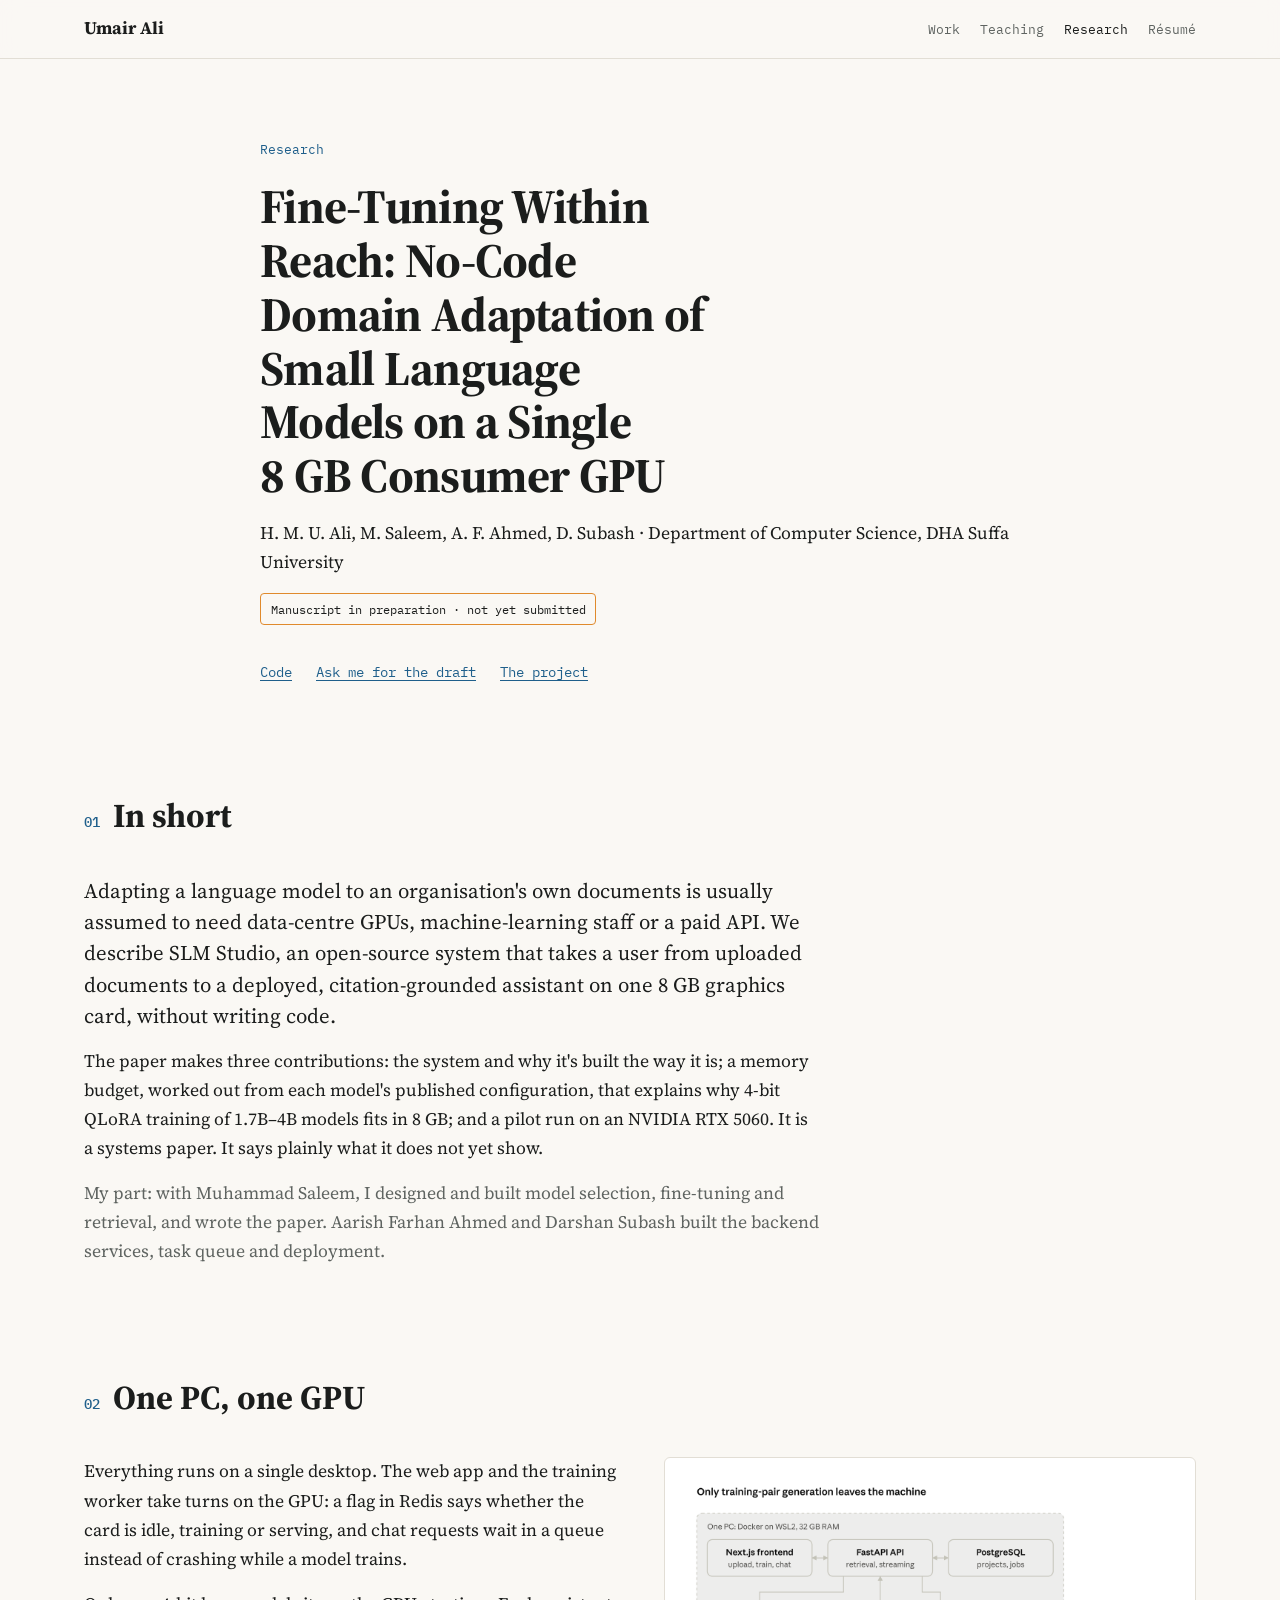
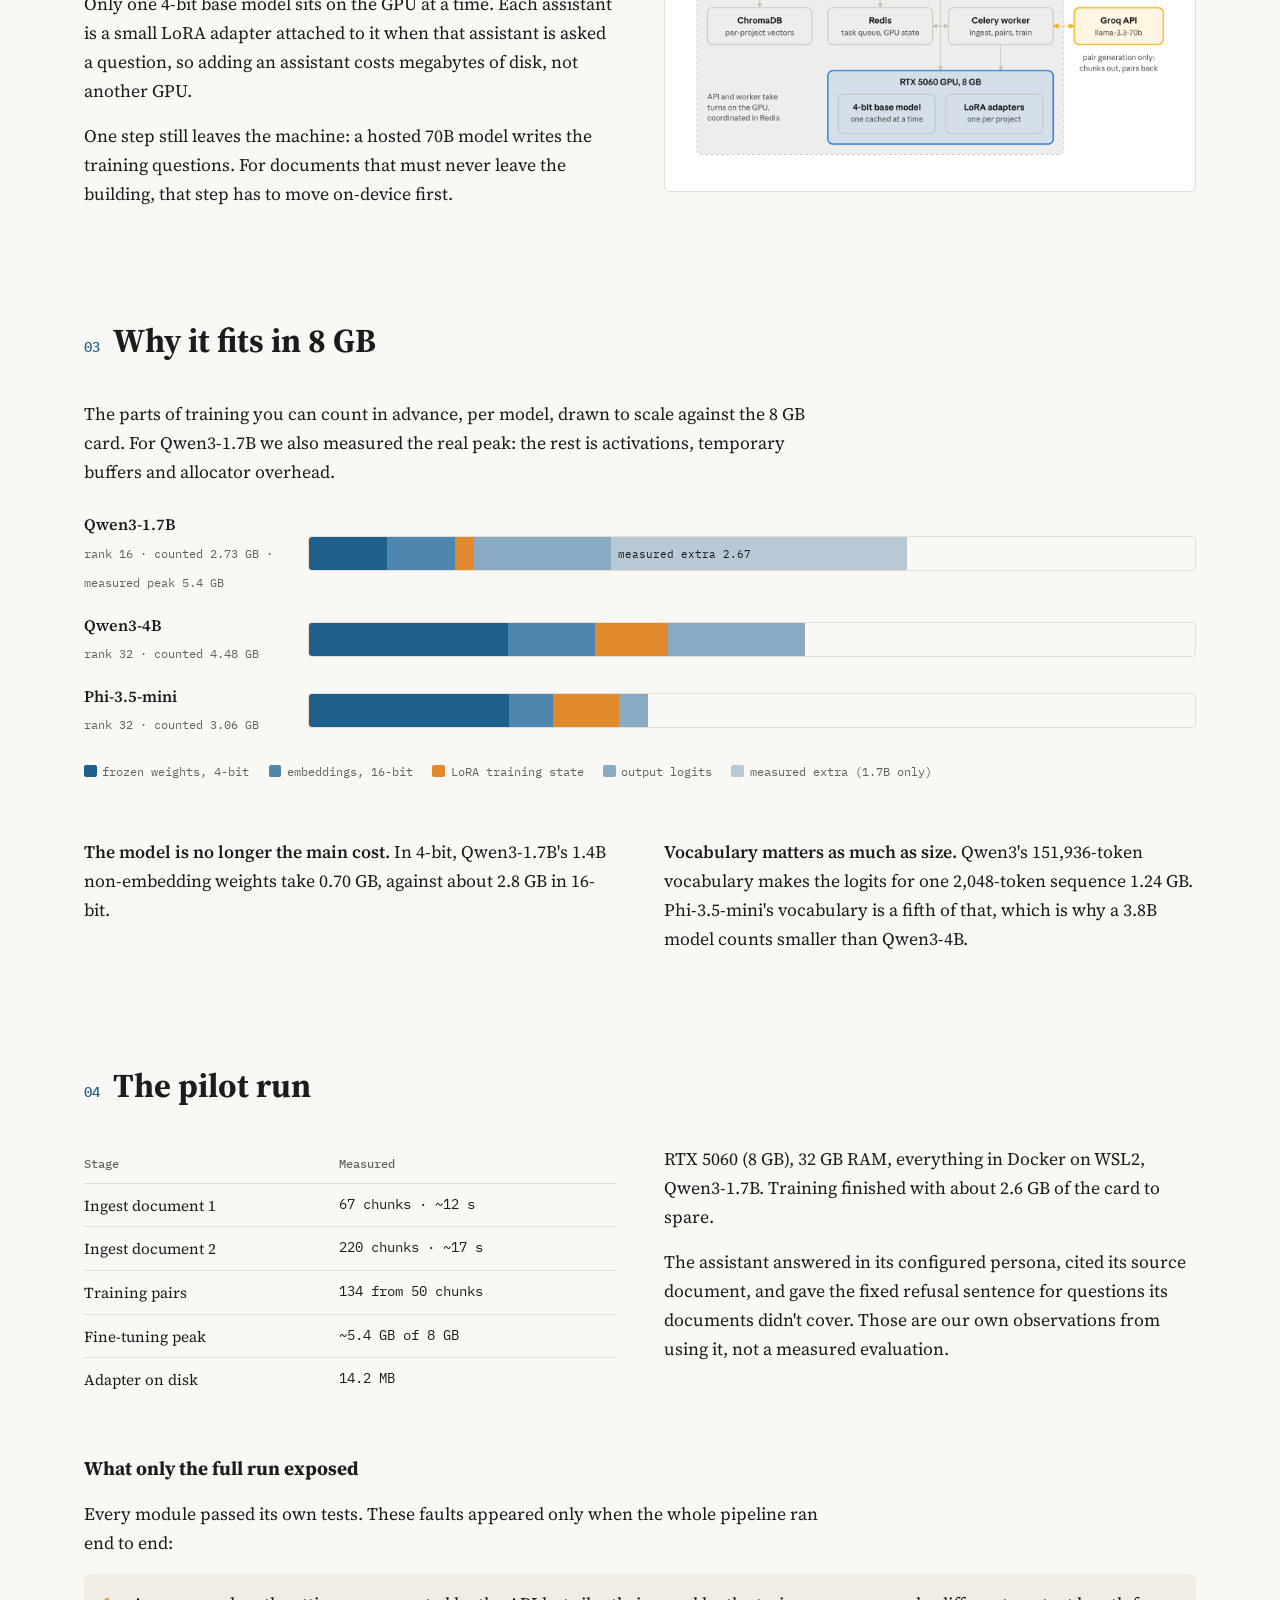
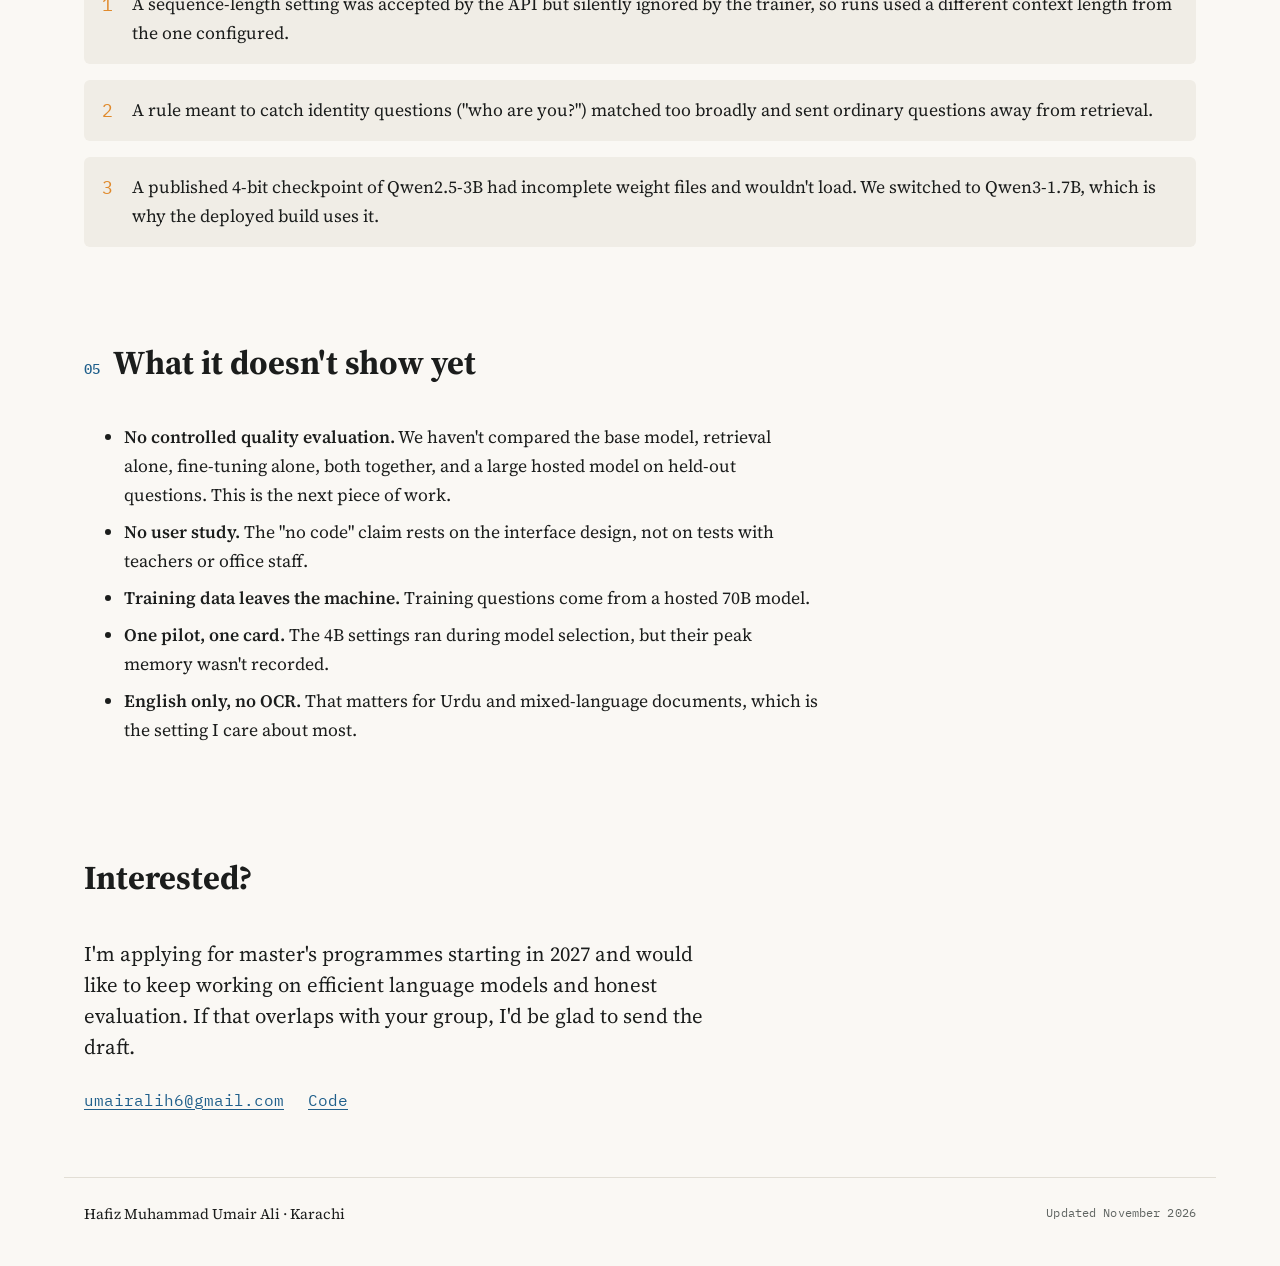
<file: research.html>
<!DOCTYPE html>
<html lang="en">
<head>
<meta charset="UTF-8">
<meta name="viewport" content="width=device-width, initial-scale=1.0">
<title>Research · Umair Ali</title>
<meta name="description" content="Fine-Tuning Within Reach: no-code domain adaptation of small language models on a single 8 GB consumer GPU. Manuscript in preparation.">
<link rel="preconnect" href="https://fonts.googleapis.com">
<link rel="preconnect" href="https://fonts.gstatic.com" crossorigin>
<link href="https://fonts.googleapis.com/css2?family=Source+Serif+4:ital,opsz,wght@0,8..60,400;0,8..60,600;0,8..60,700;1,8..60,400&family=IBM+Plex+Mono:wght@400;500&display=swap" rel="stylesheet">
<link rel="stylesheet" href="assets/css/site.css">
</head>
<body>

<header class="top">
  <div class="top-in">
    <a href="index.html" class="name">Umair Ali</a>
    <nav>
      <a href="index.html#work">Work</a>
      <a href="index.html#teaching">Teaching</a>
      <a href="research.html" aria-current="page">Research</a>
      <a href="assets/Umair_Ali_AI_Engineer_Resume.pdf">Résumé</a>
    </nav>
  </div>
</header>

<main>

<section class="wrap paper-head hero">
  <p class="kicker">Research</p>
  <h1>Fine-Tuning Within Reach: No-Code Domain Adaptation of Small Language Models on a Single 8&nbsp;GB Consumer GPU</h1>
  <p>H. M. U. Ali, M. Saleem, A. F. Ahmed, D. Subash · Department of Computer Science, DHA Suffa University</p>
  <p class="status">Manuscript in preparation · not yet submitted</p>
  <p class="actions"><a href="https://github.com/UH-ALI/SLM-Studio">Code</a><a href="mailto:umairalih6@gmail.com?subject=Fine-Tuning%20Within%20Reach%20draft">Ask me for the draft</a><a href="index.html#work">The project</a></p>
</section>

<section class="wrap">
  <h2><span class="num">01</span> In short</h2>
  <div class="abstract">
    <p class="lead">Adapting a language model to an organisation's own documents is usually assumed to need data-centre GPUs, machine-learning staff or a paid API. We describe SLM Studio, an open-source system that takes a user from uploaded documents to a deployed, citation-grounded assistant on one 8&nbsp;GB graphics card, without writing code.</p>
    <p>The paper makes three contributions: the system and why it's built the way it is; a memory budget, worked out from each model's published configuration, that explains why 4-bit QLoRA training of 1.7B–4B models fits in 8&nbsp;GB; and a pilot run on an NVIDIA RTX 5060. It is a systems paper. It says plainly what it does not yet show.</p>
    <p class="dim">My part: with Muhammad Saleem, I designed and built model selection, fine-tuning and retrieval, and wrote the paper. Aarish Farhan Ahmed and Darshan Subash built the backend services, task queue and deployment.</p>
  </div>
</section>

<section class="wrap">
  <h2><span class="num">02</span> One PC, one GPU</h2>
  <div class="case-grid">
    <div class="prose">
      <p>Everything runs on a single desktop. The web app and the training worker take turns on the GPU: a flag in Redis says whether the card is idle, training or serving, and chat requests wait in a queue instead of crashing while a model trains.</p>
      <p>Only one 4-bit base model sits on the GPU at a time. Each assistant is a small LoRA adapter attached to it when that assistant is asked a question, so adding an assistant costs megabytes of disk, not another GPU.</p>
      <p>One step still leaves the machine: a hosted 70B model writes the training questions. For documents that must never leave the building, that step has to move on-device first.</p>
    </div>
    <figure class="figure-card">
      <img src="assets/research/slm-architecture.png" alt="Architecture diagram: Next.js frontend, FastAPI, PostgreSQL, ChromaDB, Redis and a Celery worker on one PC, sharing an RTX 5060 with a cached 4-bit base model and per-project LoRA adapters. Only training-pair generation calls the external Groq API." loading="lazy" width="1340" height="800">
    </figure>
  </div>
</section>

<section class="wrap">
  <h2><span class="num">03</span> Why it fits in 8 GB</h2>
  <p class="abstract">The parts of training you can count in advance, per model, drawn to scale against the 8&nbsp;GB card. For Qwen3-1.7B we also measured the real peak: the rest is activations, temporary buffers and allocator overhead.</p>
  <div class="budget reveal membar" style="background:none;padding:0;margin-top:1.5rem">
    <div class="row">
      <div class="label"><b>Qwen3-1.7B</b><span>rank 16 · counted 2.73 GB · measured peak 5.4 GB</span></div>
      <div class="bar">
        <span class="seg s1" style="--w:8.75%"></span><span class="seg s2" style="--w:7.75%"></span><span class="seg s3" style="--w:2.1%"></span><span class="seg s4" style="--w:15.5%"></span><span class="seg s5" style="--w:33.4%"><i>measured extra 2.67</i></span>
      </div>
    </div>
    <div class="row">
      <div class="label"><b>Qwen3-4B</b><span>rank 32 · counted 4.48 GB</span></div>
      <div class="bar">
        <span class="seg s1" style="--w:22.5%"></span><span class="seg s2" style="--w:9.75%"></span><span class="seg s3" style="--w:8.25%"></span><span class="seg s4" style="--w:15.5%"></span>
      </div>
    </div>
    <div class="row">
      <div class="label"><b>Phi-3.5-mini</b><span>rank 32 · counted 3.06 GB</span></div>
      <div class="bar">
        <span class="seg s1" style="--w:22.6%"></span><span class="seg s2" style="--w:4.9%"></span><span class="seg s3" style="--w:7.5%"></span><span class="seg s4" style="--w:3.25%"></span>
      </div>
    </div>
    <p class="legend"><span><i style="background:var(--seg1)"></i>frozen weights, 4-bit</span><span><i style="background:var(--seg2)"></i>embeddings, 16-bit</span><span><i style="background:var(--seg3)"></i>LoRA training state</span><span><i style="background:var(--seg4)"></i>output logits</span><span><i style="background:var(--seg5)"></i>measured extra (1.7B only)</span></p>
  </div>
  <div class="two" style="margin-top:2.5rem">
    <div class="prose">
      <p><b>The model is no longer the main cost.</b> In 4-bit, Qwen3-1.7B's 1.4B non-embedding weights take 0.70&nbsp;GB, against about 2.8&nbsp;GB in 16-bit.</p>
    </div>
    <div class="prose">
      <p><b>Vocabulary matters as much as size.</b> Qwen3's 151,936-token vocabulary makes the logits for one 2,048-token sequence 1.24&nbsp;GB. Phi-3.5-mini's vocabulary is a fifth of that, which is why a 3.8B model counts smaller than Qwen3-4B.</p>
    </div>
  </div>
</section>

<section class="wrap">
  <h2><span class="num">04</span> The pilot run</h2>
  <div class="case-grid">
    <table class="data">
      <thead><tr><th>Stage</th><th>Measured</th></tr></thead>
      <tr><td>Ingest document 1</td><td class="n">67 chunks · ~12 s</td></tr>
      <tr><td>Ingest document 2</td><td class="n">220 chunks · ~17 s</td></tr>
      <tr><td>Training pairs</td><td class="n">134 from 50 chunks</td></tr>
      <tr><td>Fine-tuning peak</td><td class="n">~5.4 GB of 8 GB</td></tr>
      <tr><td>Adapter on disk</td><td class="n">14.2 MB</td></tr>
    </table>
    <div class="prose">
      <p>RTX 5060 (8&nbsp;GB), 32&nbsp;GB RAM, everything in Docker on WSL2, Qwen3-1.7B. Training finished with about 2.6&nbsp;GB of the card to spare.</p>
      <p>The assistant answered in its configured persona, cited its source document, and gave the fixed refusal sentence for questions its documents didn't cover. Those are our own observations from using it, not a measured evaluation.</p>
    </div>
  </div>

  <h3 class="sub">What only the full run exposed</h3>
  <p class="abstract">Every module passed its own tests. These faults appeared only when the whole pipeline ran end to end:</p>
  <ol class="faults">
    <li>A sequence-length setting was accepted by the API but silently ignored by the trainer, so runs used a different context length from the one configured.</li>
    <li>A rule meant to catch identity questions ("who are you?") matched too broadly and sent ordinary questions away from retrieval.</li>
    <li>A published 4-bit checkpoint of Qwen2.5-3B had incomplete weight files and wouldn't load. We switched to Qwen3-1.7B, which is why the deployed build uses it.</li>
  </ol>
</section>

<section class="wrap">
  <h2><span class="num">05</span> What it doesn't show yet</h2>
  <ul class="limits abstract">
    <li><b>No controlled quality evaluation.</b> We haven't compared the base model, retrieval alone, fine-tuning alone, both together, and a large hosted model on held-out questions. This is the next piece of work.</li>
    <li><b>No user study.</b> The "no code" claim rests on the interface design, not on tests with teachers or office staff.</li>
    <li><b>Training data leaves the machine.</b> Training questions come from a hosted 70B model.</li>
    <li><b>One pilot, one card.</b> The 4B settings ran during model selection, but their peak memory wasn't recorded.</li>
    <li><b>English only, no OCR.</b> That matters for Urdu and mixed-language documents, which is the setting I care about most.</li>
  </ul>
</section>

<section class="contact wrap">
  <h2>Interested?</h2>
  <p class="lead">I'm applying for master's programmes starting in 2027 and would like to keep working on efficient language models and honest evaluation. If that overlaps with your group, I'd be glad to send the draft.</p>
  <p class="links big"><a href="mailto:umairalih6@gmail.com">umairalih6@gmail.com</a><a href="https://github.com/UH-ALI/SLM-Studio">Code</a></p>
</section>

</main>

<footer class="wrap">
  <span>Hafiz Muhammad Umair Ali · Karachi</span>
  <span class="mono dim">Updated November 2026</span>
</footer>

<script src="assets/js/site.js" defer></script>
</body>
</html>
</file>
<file: assets/css/site.css>
:root {
  --bg: #faf8f4;
  --ink: #1b1d1c;
  --dim: #5f6461;
  --rule: #e2ded5;
  --panel: #f0ede6;
  --accent: #1f5f8b;
  --accent-soft: #c9dcea;
  --warn: #e08a2c;
  --seg1: #1f5f8b;
  --seg2: #4f86ae;
  --seg3: #e08a2c;
  --seg4: #8aa9c2;
  --seg5: #b8c9d6;
  --serif: 'Source Serif 4', Georgia, serif;
  --mono: 'IBM Plex Mono', ui-monospace, Menlo, monospace;
}
@media (prefers-color-scheme: dark) {
  :root {
    --bg: #131514;
    --ink: #ebe8e2;
    --dim: #a2a6a2;
    --rule: #2b2f2d;
    --panel: #1c1f1e;
    --accent: #8cc0e6;
    --accent-soft: #23394a;
    --warn: #f0a04b;
    --seg1: #8cc0e6;
    --seg2: #5d93bb;
    --seg3: #f0a04b;
    --seg4: #3f6a8a;
    --seg5: #2d4a60;
  }
}

*, *::before, *::after { box-sizing: border-box; }
html { scroll-behavior: smooth; }
@media (prefers-reduced-motion: reduce) { html { scroll-behavior: auto; } }
body {
  margin: 0; background: var(--bg); color: var(--ink);
  font-family: var(--serif); font-size: 1.1rem; line-height: 1.65;
  -webkit-font-smoothing: antialiased;
}
img { display: block; max-width: 100%; height: auto; }
a { color: var(--accent); text-underline-offset: 3px; text-decoration-thickness: 1px; }
a:hover { text-decoration-thickness: 2px; }
a:focus-visible, button:focus-visible { outline: 2px solid var(--accent); outline-offset: 2px; }
b { font-weight: 600; }
p { margin: 0 0 1rem; }
.mono { font-family: var(--mono); font-size: .78rem; letter-spacing: .01em; }
.dim { color: var(--dim); }
.lead { font-size: 1.3rem; line-height: 1.5; }

.wrap { max-width: 72rem; margin: 0 auto; padding-left: 1.25rem; padding-right: 1.25rem; }

/* ---------- header ---------- */
.top { position: sticky; top: 0; z-index: 10; background: color-mix(in srgb, var(--bg) 88%, transparent); backdrop-filter: blur(10px); border-bottom: 1px solid var(--rule); }
.top-in { max-width: 72rem; margin: 0 auto; padding: .9rem 1.25rem; display: flex; justify-content: space-between; align-items: baseline; flex-wrap: wrap; gap: .4rem 1.5rem; }
.top .name { color: var(--ink); text-decoration: none; font-weight: 700; }
.top nav { display: flex; gap: 1.25rem; font-family: var(--mono); font-size: .82rem; }
.top nav a { color: var(--dim); text-decoration: none; }
.top nav a:hover, .top nav a[aria-current] { color: var(--ink); }

/* ---------- sections ---------- */
main > section { padding-top: 4.5rem; padding-bottom: 1rem; }
h2 { font-size: clamp(1.6rem, 3vw, 2.1rem); font-weight: 700; margin: 0 0 2rem; display: flex; align-items: baseline; gap: .8rem; flex-wrap: wrap; }
h2 .num { font-family: var(--mono); font-size: .85rem; font-weight: 500; color: var(--accent); }
h3 { font-size: clamp(1.5rem, 2.6vw, 2rem); font-weight: 700; margin: .2rem 0 .4rem; line-height: 1.2; }
h3.sub { font-size: 1.2rem; margin: 3.5rem 0 1.25rem; }
h3.sub.first { margin-top: 0; }
h4 { font-size: 1.15rem; font-weight: 700; margin: .2rem 0 1rem; }

/* ---------- hero ---------- */
.hero { padding-top: 5rem !important; }
.kicker { font-family: var(--mono); font-size: .82rem; color: var(--accent); margin-bottom: 1.25rem; }
.hero h1 { font-size: clamp(2.1rem, 5.2vw, 4rem); line-height: 1.08; font-weight: 700; letter-spacing: -.015em; margin: 0 0 1.5rem; max-width: 18ch; }
.hero-sub { max-width: 42rem; font-size: 1.15rem; color: var(--dim); }
.links { display: flex; flex-wrap: wrap; gap: .5rem 1.5rem; font-family: var(--mono); font-size: .85rem; margin-top: 1.5rem; }
.links.big { font-size: 1rem; }

.hero-top { display: grid; grid-template-columns: 1.5fr minmax(16rem, .75fr); gap: 3rem; align-items: center; }
.headshot { margin: 0; background: #050505; border-radius: 8px; overflow: hidden; box-shadow: 0 20px 50px -25px rgba(0,0,0,.45); }
.headshot img { width: 100%; aspect-ratio: 4 / 5; object-fit: cover; object-position: 50% 30%; }
.headshot figcaption { margin: 0; padding: .9rem 1rem 1rem; color: #ece9e3; display: grid; gap: .15rem; }
.headshot figcaption b { font-size: 1.02rem; }
.headshot figcaption .mono { color: #a7aba7; font-size: .72rem; }

/* photo strip in Recognition */
.photos { display: grid; grid-template-columns: 1fr 1.4fr; gap: .75rem; margin-bottom: 1.5rem; }
.photos img { width: 100%; height: 11rem; object-fit: cover; border-radius: 6px; }
.photos img[src*="giki"] { object-position: 85% 40%; }
.photos figcaption { font-family: var(--mono); font-size: .7rem; }

/* memory bar */
.membar { margin: 3.5rem 0 0; padding: 1.25rem; background: var(--panel); border-radius: 6px; }
.membar-head { display: flex; justify-content: space-between; flex-wrap: wrap; gap: .3rem 1rem; margin-bottom: .75rem; }
.bar { display: flex; height: 4.25rem; border-radius: 4px; overflow: hidden; background: var(--bg); border: 1px solid var(--rule); }
.seg { width: var(--w); position: relative; overflow: hidden; transition: width 1.1s cubic-bezier(.2,.7,.2,1); }
.js-reveal .membar:not(.in) .seg { width: 0; }
.seg i { position: absolute; left: .45rem; bottom: .35rem; font-style: normal; font-family: var(--mono); font-size: .68rem; white-space: nowrap; color: #fff; }
.s1 { background: var(--seg1); } .s2 { background: var(--seg2); } .s3 { background: var(--seg3); }
.s4 { background: var(--seg4); } .s5 { background: var(--seg5); }
.s4 i, .s5 i { color: var(--ink); }
.free { background: repeating-linear-gradient(135deg, transparent 0 6px, var(--rule) 6px 7px); }
.free i { color: var(--dim); }
@media (prefers-color-scheme: dark) { .s1 i, .s2 i { color: #0e1a24; } }
.membar figcaption { margin-top: .75rem; font-size: .92rem; color: var(--dim); }

/* proof strip */
.strip { display: grid; grid-template-columns: repeat(4, 1fr); gap: 1.5rem; padding-top: 2.5rem !important; }
.strip div { border-top: 2px solid var(--ink); padding-top: .75rem; }
.strip b { display: block; font-size: 1.7rem; line-height: 1.1; margin-bottom: .3rem; }
.strip span { font-size: .92rem; color: var(--dim); display: block; line-height: 1.4; }

/* now */
.now ul { margin: 0; padding-left: 1.1rem; max-width: 46rem; }
.now li { margin-bottom: .45rem; }

/* ---------- case studies ---------- */
.case { padding: 2.5rem 0 3.5rem; border-top: 1px solid var(--rule); }
.case-head { max-width: 46rem; margin-bottom: 2rem; }
.case-line { font-size: 1.25rem; line-height: 1.45; color: var(--dim); margin: 0; }
.case-grid { display: grid; grid-template-columns: 1fr 1fr; gap: 3rem; align-items: start; }
.prose { max-width: 40rem; }
.visual { position: sticky; top: 5rem; display: grid; gap: 1.25rem; }
figure { margin: 0; }
figure img { border-radius: 6px; width: 100%; }
figcaption { font-size: .85rem; color: var(--dim); margin-top: .45rem; }
.prose figure { margin-top: 1.5rem; }
.gap { background: var(--panel); padding: .85rem 1rem; border-radius: 6px; font-size: 1rem; border-left: 3px solid var(--warn); }
.actions { display: flex; flex-wrap: wrap; gap: .4rem 1.5rem; font-family: var(--mono); font-size: .85rem; margin-top: 1rem; }
q { quotes: '“' '”'; font-style: italic; }

/* pipeline */
.flow { list-style: none; margin: 0; padding: 0; counter-reset: step; display: grid; gap: .5rem; }
.flow li { counter-increment: step; position: relative; background: var(--panel); border-radius: 6px; padding: .7rem 1rem .7rem 3rem; border: 1px solid var(--rule); }
.flow li::before { content: counter(step); position: absolute; left: 1rem; top: .75rem; font-family: var(--mono); font-size: .8rem; color: var(--accent); }
.flow li b { display: block; font-size: 1rem; }
.flow li span { font-family: var(--mono); font-size: .74rem; color: var(--dim); }
.flow li.out { border-color: var(--warn); border-style: dashed; }
.flow li.out span { color: var(--ink); }
.loop { margin: 0; padding: .6rem 1rem; border-left: 3px solid var(--accent); color: var(--dim); }

/* BFS demo */
.bfs { background: var(--panel); border-radius: 6px; padding: 1rem; border: 1px solid var(--rule); }
.bfs-head { display: flex; justify-content: space-between; align-items: center; gap: 1rem; margin-bottom: .75rem; }
.bfs canvas { width: 100%; display: block; border-radius: 4px; background: var(--bg); }
.bfs-log { min-height: 2.6em; margin: .75rem 0 .25rem; color: var(--ink); font-size: .8rem; }
.note { font-size: .85rem; color: var(--dim); margin: 0; }
button {
  font-family: var(--mono); font-size: .8rem; cursor: pointer;
  background: var(--ink); color: var(--bg); border: 1px solid var(--ink);
  border-radius: 4px; padding: .5rem .9rem; min-height: 40px;
}
button:hover { background: var(--accent); border-color: var(--accent); }

/* leakage */
.leak { background: var(--panel); border-radius: 6px; padding: 1rem; border: 1px solid var(--rule); }
.seg-btns { display: inline-flex; gap: 0; margin-bottom: 1rem; }
.seg-btns button { background: transparent; color: var(--ink); border-color: var(--rule); border-radius: 0; }
.seg-btns button:first-child { border-radius: 4px 0 0 4px; }
.seg-btns button:last-child { border-radius: 0 4px 4px 0; border-left: 0; }
.seg-btns button[aria-pressed="true"] { background: var(--ink); color: var(--bg); border-color: var(--ink); }
.hours { display: grid; grid-template-columns: repeat(8, 1fr); gap: 4px; }
.hr { height: 3.2rem; border-radius: 3px; background: var(--bg); border: 1px solid var(--rule); display: flex; align-items: flex-end; justify-content: center; padding-bottom: .25rem; transition: background .3s, border-color .3s; }
.hr span { font-family: var(--mono); font-size: .7rem; color: var(--dim); }
.hr.target { border: 2px solid var(--ink); }
.hr.target span { color: var(--ink); font-weight: 500; }
.hr.win { background: var(--accent-soft); border-color: var(--accent); }
.hr.bad { background: var(--warn); border-color: var(--warn); }
.hr.bad span { color: #1b1d1c; }
.leak-cap { margin: .9rem 0 0; font-size: .95rem; min-height: 3.2em; }

.schedule { width: 100%; border-collapse: collapse; font-size: .98rem; }
.schedule caption { text-align: left; color: var(--dim); padding-bottom: .4rem; }
.schedule th, .schedule td { text-align: left; padding: .5rem .75rem .5rem 0; border-top: 1px solid var(--rule); }
.schedule th { font-weight: 600; }

/* smaller projects */
.small { display: grid; grid-template-columns: 1fr 1fr; gap: 3rem; }
.small article { border-top: 1px solid var(--rule); padding-top: 1.25rem; }
.small img, .small svg { border-radius: 6px; margin-bottom: 1rem; border: 1px solid var(--rule); width: 100%; }
.rep { background: var(--panel); }
.rep .trace { fill: none; stroke: var(--accent); stroke-width: 2.2; }
.rep .th { stroke: var(--dim); stroke-dasharray: 4 4; stroke-width: 1; }
.rep .mk { fill: var(--warn); }
.rep .ax { font-family: var(--mono); font-size: 11px; fill: var(--dim); }
.rep .ax.strong { fill: var(--ink); }

/* teaching / background */
.teach { display: grid; grid-template-columns: 1fr 1.2fr; gap: 3rem; align-items: start; }
.two { display: grid; grid-template-columns: 1fr 1fr; gap: 3rem; }
.timeline { list-style: none; margin: 0; padding: 0; }
.timeline li { display: grid; grid-template-columns: 8.5rem 1fr; gap: 1rem; padding: .7rem 0; border-top: 1px solid var(--rule); font-size: 1rem; }
.timeline li:first-child { border-top: 0; padding-top: 0; }
.timeline .mono { padding-top: .25rem; }

.contact { padding-bottom: 3rem !important; }
.contact .lead { max-width: 40rem; }

footer { display: flex; justify-content: space-between; flex-wrap: wrap; gap: .5rem; padding-top: 1.5rem; padding-bottom: 2.5rem; border-top: 1px solid var(--rule); margin-top: 3rem; font-size: .92rem; }

/* reveal */
.js-reveal .reveal { opacity: 0; transform: translateY(18px); transition: opacity .7s ease, transform .7s ease; }
.js-reveal .reveal.in { opacity: 1; transform: none; }

/* ---------- research page ---------- */
.paper-head { max-width: 50rem; }
.paper-head h1 { font-size: clamp(1.9rem, 4vw, 3rem); line-height: 1.12; margin: 0 0 1rem; font-weight: 700; }
.status { display: inline-block; font-family: var(--mono); font-size: .78rem; padding: .3rem .6rem; border: 1px solid var(--warn); border-radius: 4px; margin-bottom: 1.25rem; }
.abstract { max-width: 46rem; }
.figure-card { background: #fff; border-radius: 6px; padding: 1rem; border: 1px solid var(--rule); }
.data { width: 100%; border-collapse: collapse; font-size: .95rem; }
.data th, .data td { text-align: left; padding: .55rem .75rem .55rem 0; border-top: 1px solid var(--rule); vertical-align: top; }
.data thead th { font-family: var(--mono); font-size: .75rem; color: var(--dim); font-weight: 500; border-top: 0; }
.data td.n { font-family: var(--mono); font-size: .88rem; white-space: nowrap; }
.budget { display: grid; gap: 1rem; }
.budget .row { display: grid; grid-template-columns: 13rem 1fr; gap: 1rem; align-items: center; }
.budget .label b { display: block; font-size: 1rem; }
.budget .label span { font-family: var(--mono); font-size: .72rem; color: var(--dim); }
.budget .bar { height: 2.2rem; }
.legend { display: flex; flex-wrap: wrap; gap: .4rem 1.2rem; font-family: var(--mono); font-size: .74rem; color: var(--dim); margin-top: .5rem; }
.legend i { display: inline-block; width: .8rem; height: .8rem; border-radius: 2px; margin-right: .35rem; vertical-align: -1px; }
.faults { counter-reset: f; list-style: none; padding: 0; margin: 0; display: grid; gap: 1rem; }
.faults li { counter-increment: f; background: var(--panel); border-radius: 6px; padding: 1rem 1rem 1rem 3rem; position: relative; }
.faults li::before { content: counter(f); position: absolute; left: 1.1rem; top: 1rem; font-family: var(--mono); color: var(--warn); }
.limits li { margin-bottom: .5rem; }

/* ---------- small screens ---------- */
@media (max-width: 900px) {
  .case-grid, .small, .teach, .two { grid-template-columns: 1fr; gap: 2rem; }
  .visual { position: static; }
  .hero-top { grid-template-columns: 1fr; gap: 2rem; }
  .headshot { max-width: 20rem; order: -1; display: grid; grid-template-columns: 7rem 1fr; align-items: center; }
  .headshot img { aspect-ratio: 1; }
  .strip { grid-template-columns: 1fr 1fr; }
}
@media (max-width: 560px) {
  body { font-size: 1.04rem; }
  main > section { padding-top: 3.5rem; }
  .hero { padding-top: 3rem !important; }
  .strip { gap: 1.25rem 1rem; }
  .strip b { font-size: 1.4rem; }
  .bar { height: 3.25rem; }
  .seg i { display: none; }
  .timeline li { grid-template-columns: 1fr; gap: .15rem; }
  .budget .row { grid-template-columns: 1fr; gap: .4rem; }
  .hr { height: 2.6rem; }
  .hr span { font-size: .6rem; }
}
</file>
